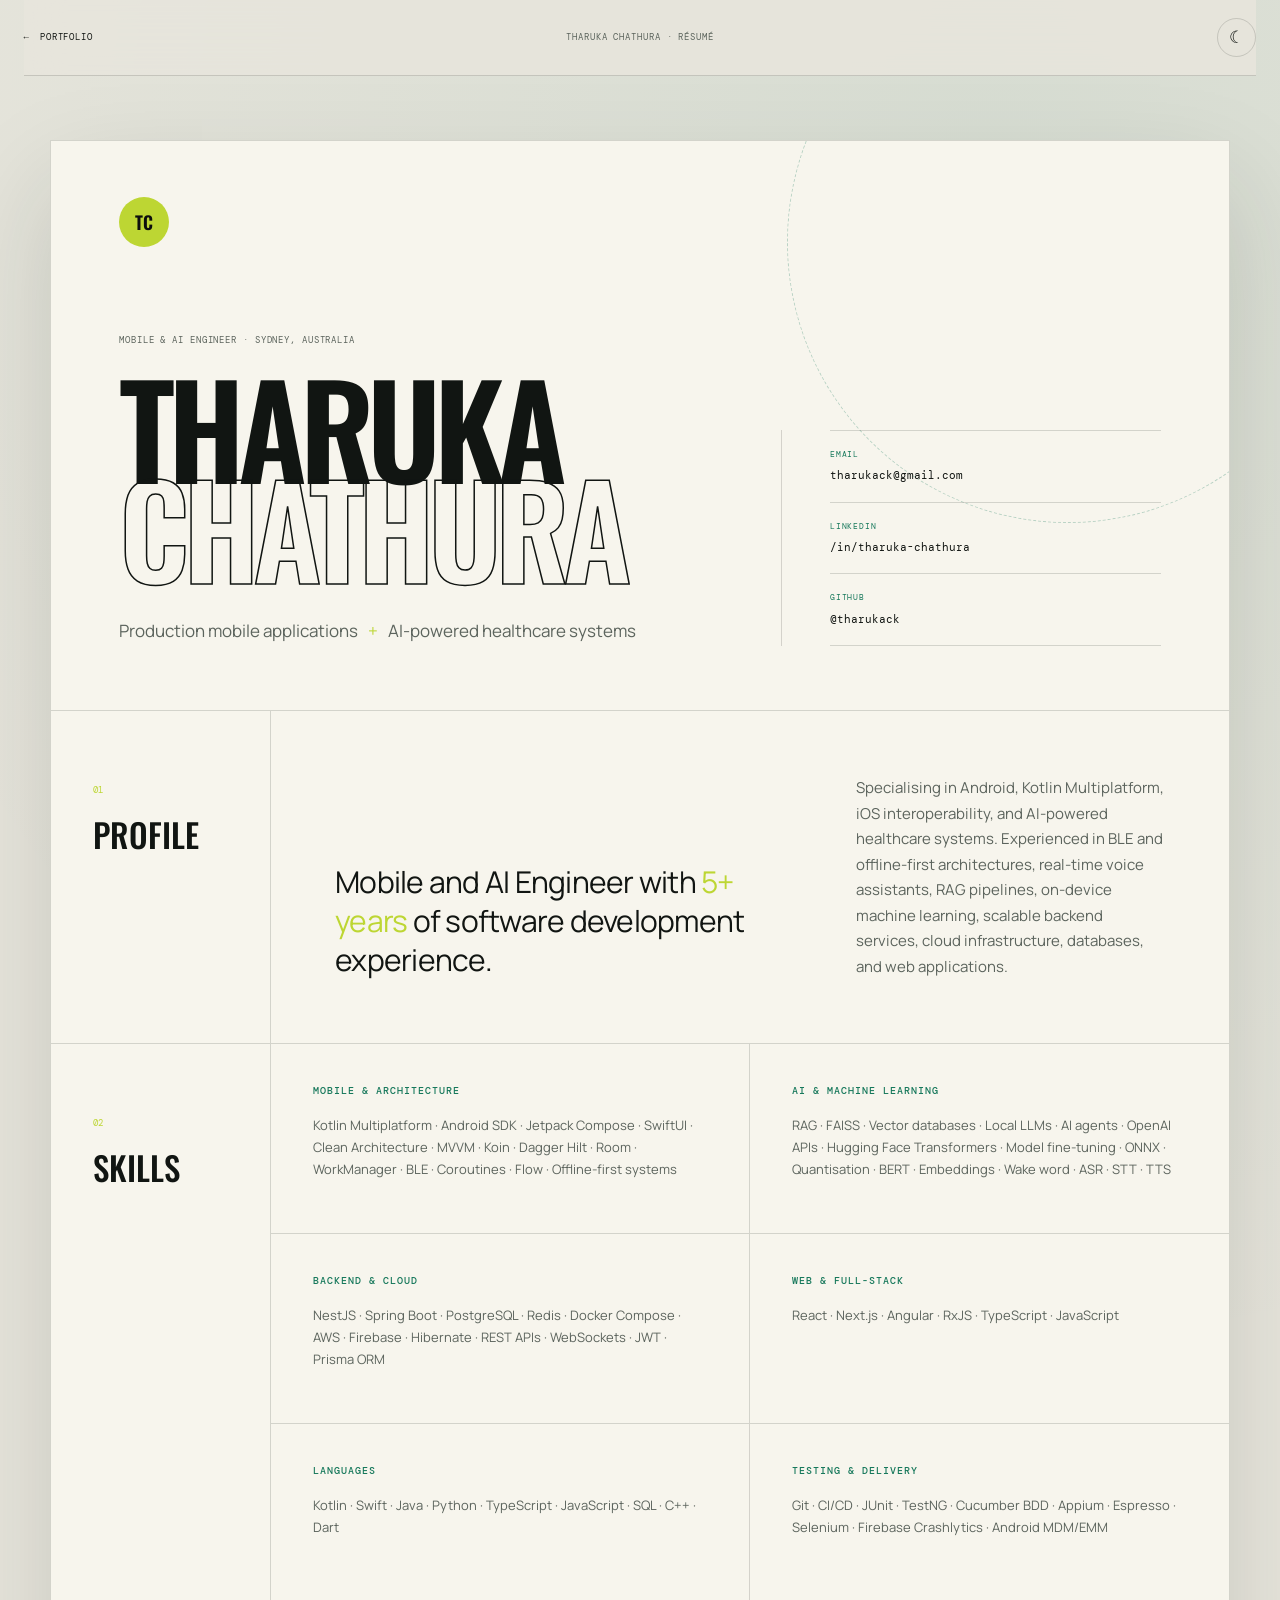
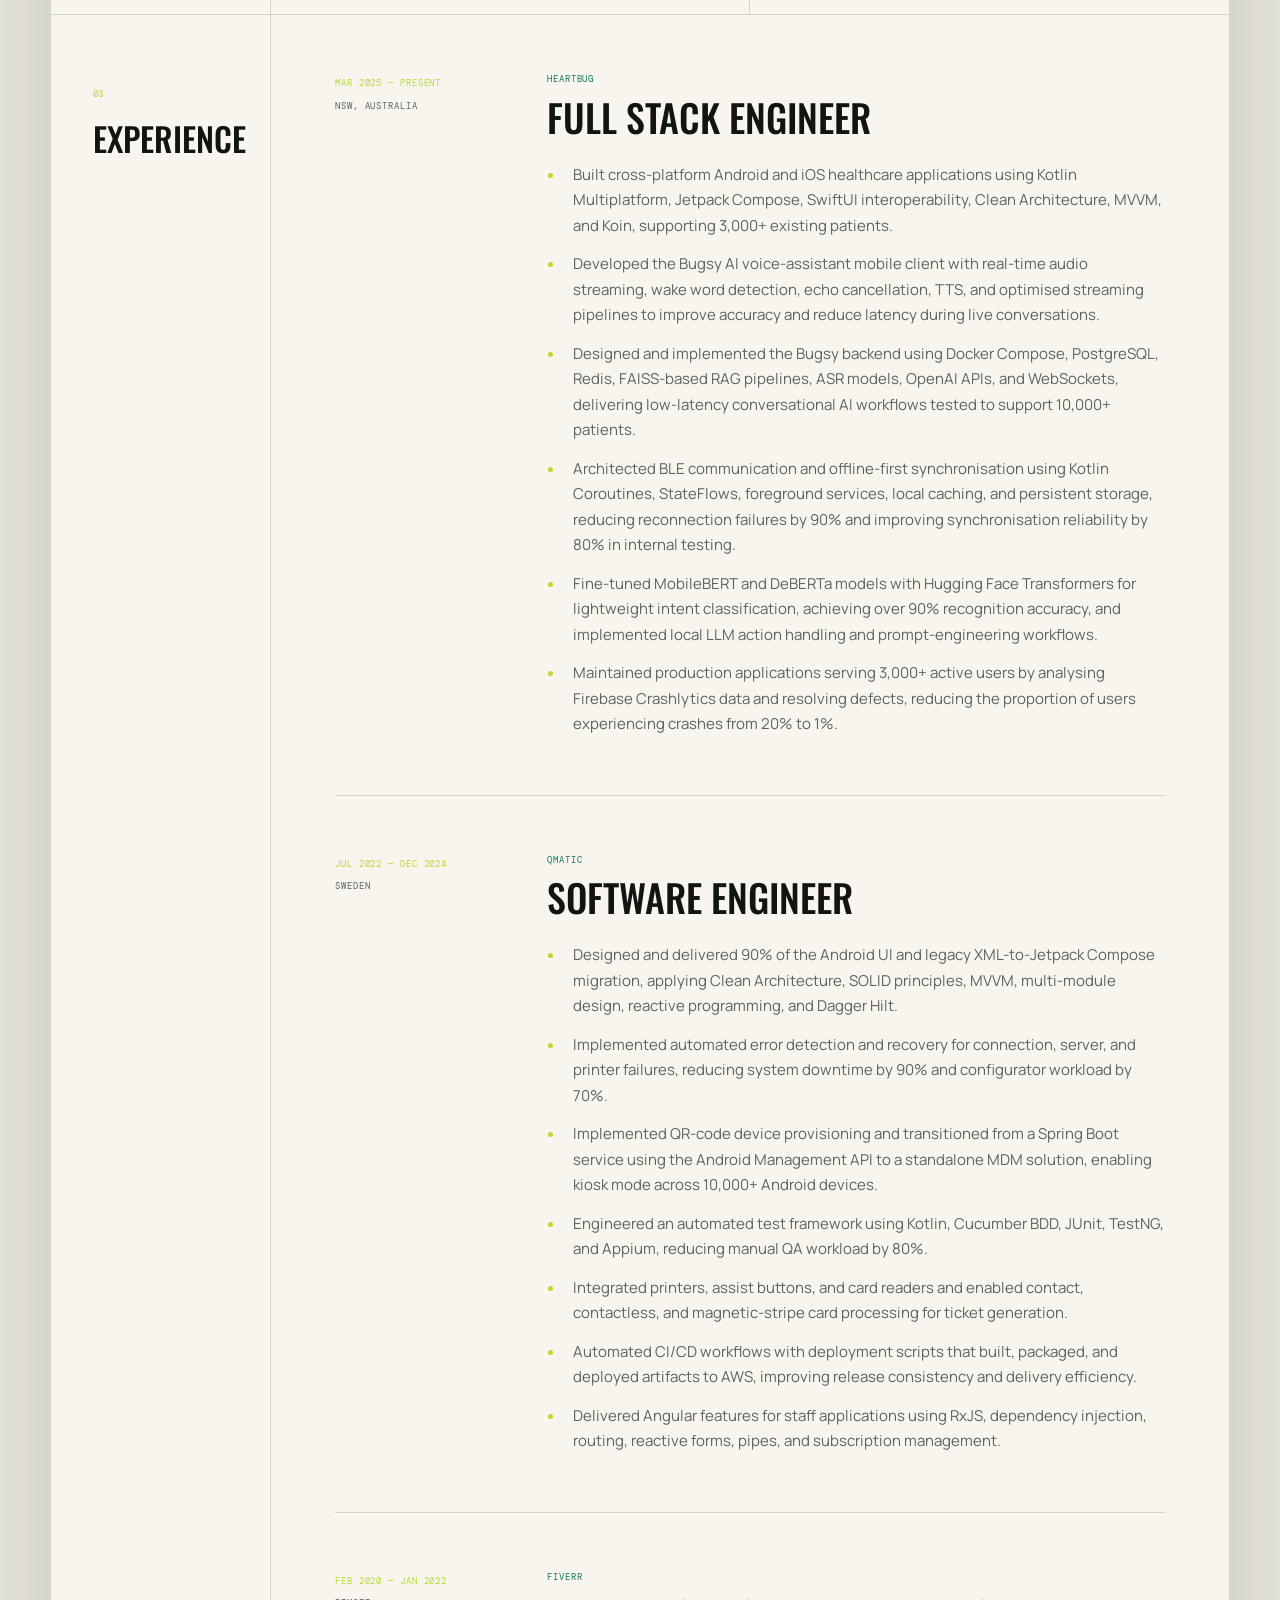
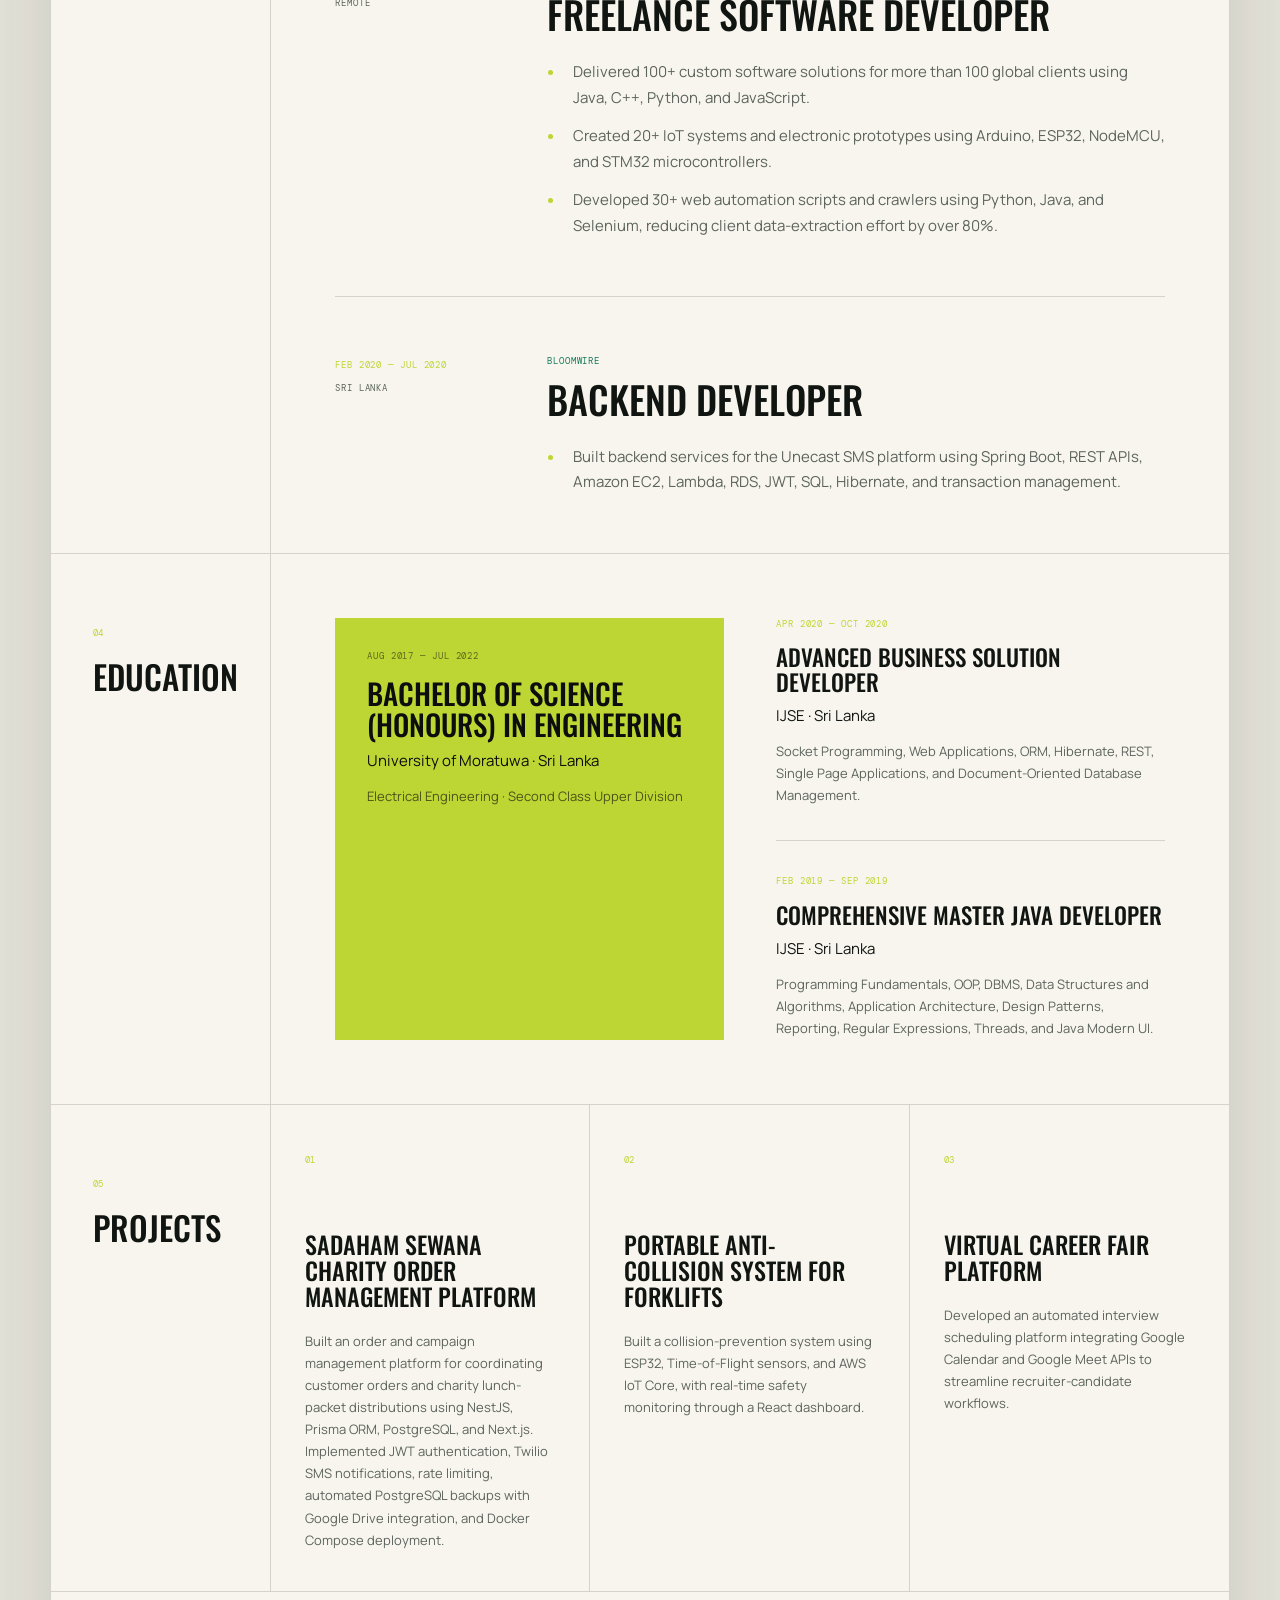
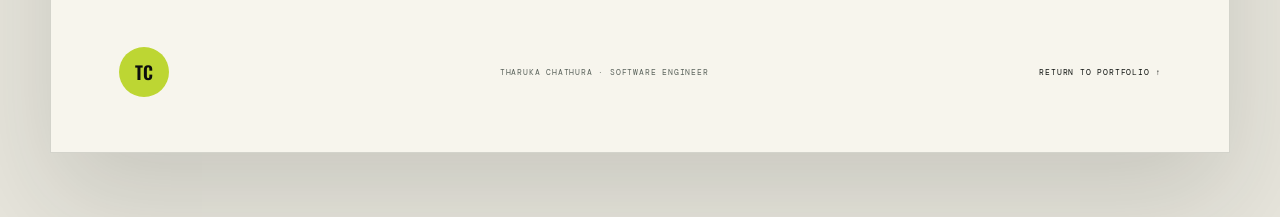
<file: resume.html>
<!doctype html>
<html lang="en">
  <head>
    <meta charset="UTF-8" />
    <meta name="viewport" content="width=device-width, initial-scale=1" />
    <meta name="theme-color" content="#e7e5dc" />
    <meta
      name="description"
      content="Résumé of Tharuka Chathura — cross-platform mobile and AI systems engineer."
    />
    <link rel="icon" type="image/png" sizes="256x256" href="favicon.png" />
    <link rel="apple-touch-icon" href="favicon.png" />
    <link rel="preconnect" href="https://fonts.googleapis.com" />
    <link rel="preconnect" href="https://fonts.gstatic.com" crossorigin />
    <link
      href="https://fonts.googleapis.com/css2?family=DM+Mono:wght@300;400;500&family=Manrope:wght@400;500;600;700&family=Oswald:wght@500;600;700&display=swap"
      rel="stylesheet"
    />
    <title>Résumé — Tharuka Chathura</title>
    <script>
      try {
        document.documentElement.dataset.theme =
          localStorage.getItem("resume-theme") || "light";
      } catch {
        document.documentElement.dataset.theme = "light";
      }
    </script>
    <link rel="stylesheet" href="resume.css" />
  </head>
  <body>
    <a class="skip-link" href="#resume-content">Skip to résumé</a>

    <header class="resume-toolbar">
      <a class="back-link" href="index.html">
        <span aria-hidden="true">←</span> Portfolio
      </a>
      <p>Tharuka Chathura · Résumé</p>
      <div class="toolbar-actions">
        <button
          class="theme-toggle"
          type="button"
          aria-label="Switch to dark theme"
          aria-pressed="false"
          title="Change colour theme"
        >
          <span class="resume-theme-icon" aria-hidden="true">☾</span>
        </button>
      </div>
    </header>

    <main class="resume-shell" id="resume-content">
      <header class="resume-hero">
        <div class="resume-monogram" aria-hidden="true">TC</div>
        <div class="hero-copy">
          <p class="eyebrow">Mobile &amp; AI Engineer · Sydney, Australia</p>
          <h1>THARUKA<br /><span>CHATHURA</span></h1>
          <p class="role">
            Production mobile applications <i>+</i> AI-powered healthcare systems
          </p>
        </div>
        <nav class="contact-list" aria-label="Contact links">
          <a href="mailto:tharukack@gmail.com">
            <span>Email</span>
            tharukack@gmail.com
          </a>
          <a
            href="https://www.linkedin.com/in/tharuka-chathura/"
            target="_blank"
            rel="noreferrer"
          >
            <span>LinkedIn</span>
            /in/tharuka-chathura
          </a>
          <a
            href="https://github.com/tharukack"
            target="_blank"
            rel="noreferrer"
          >
            <span>GitHub</span>
            @tharukack
          </a>
        </nav>
      </header>

      <section class="summary section">
        <div class="section-heading">
          <span>01</span>
          <h2>Profile</h2>
        </div>
        <div class="section-body summary-grid">
          <p class="summary-lead">
            Mobile and AI Engineer with <em>5+ years</em> of software
            development experience.
          </p>
          <p>
            Specialising in Android, Kotlin Multiplatform, iOS interoperability,
            and AI-powered healthcare systems. Experienced in BLE and
            offline-first architectures, real-time voice assistants, RAG
            pipelines, on-device machine learning, scalable backend services,
            cloud infrastructure, databases, and web applications.
          </p>
        </div>
      </section>

      <section class="skills section">
        <div class="section-heading">
          <span>02</span>
          <h2>Skills</h2>
        </div>
        <div class="section-body skill-groups">
          <article>
            <h3>Mobile &amp; architecture</h3>
            <p>
              Kotlin Multiplatform · Android SDK · Jetpack Compose · SwiftUI ·
              Clean Architecture · MVVM · Koin · Dagger Hilt · Room ·
              WorkManager · BLE · Coroutines · Flow · Offline-first systems
            </p>
          </article>
          <article>
            <h3>AI &amp; machine learning</h3>
            <p>
              RAG · FAISS · Vector databases · Local LLMs · AI agents · OpenAI
              APIs · Hugging Face Transformers · Model fine-tuning · ONNX ·
              Quantisation · BERT · Embeddings · Wake word · ASR · STT · TTS
            </p>
          </article>
          <article>
            <h3>Backend &amp; cloud</h3>
            <p>
              NestJS · Spring Boot · PostgreSQL · Redis · Docker Compose · AWS ·
              Firebase · Hibernate · REST APIs · WebSockets · JWT · Prisma ORM
            </p>
          </article>
          <article>
            <h3>Web &amp; full-stack</h3>
            <p>
              React · Next.js · Angular · RxJS · TypeScript · JavaScript
            </p>
          </article>
          <article>
            <h3>Languages</h3>
            <p>
              Kotlin · Swift · Java · Python · TypeScript · JavaScript · SQL ·
              C++ · Dart
            </p>
          </article>
          <article>
            <h3>Testing &amp; delivery</h3>
            <p>
              Git · CI/CD · JUnit · TestNG · Cucumber BDD · Appium · Espresso ·
              Selenium · Firebase Crashlytics · Android MDM/EMM
            </p>
          </article>
        </div>
      </section>

      <section class="experience section">
        <div class="section-heading">
          <span>03</span>
          <h2>Experience</h2>
        </div>
        <div class="section-body timeline">
          <article class="job">
            <div class="job-meta">
              <p class="date">Mar 2025 — Present</p>
              <p class="place">NSW, Australia</p>
            </div>
            <div class="job-content">
              <p class="company">HeartBug</p>
              <h3>Full Stack Engineer</h3>
              <ul>
                <li>
                  Built cross-platform Android and iOS healthcare applications
                  using Kotlin Multiplatform, Jetpack Compose, SwiftUI
                  interoperability, Clean Architecture, MVVM, and Koin,
                  supporting 3,000+ existing patients.
                </li>
                <li>
                  Developed the Bugsy AI voice-assistant mobile client with
                  real-time audio streaming, wake word detection, echo
                  cancellation, TTS, and optimised streaming pipelines to
                  improve accuracy and reduce latency during live conversations.
                </li>
                <li>
                  Designed and implemented the Bugsy backend using Docker
                  Compose, PostgreSQL, Redis, FAISS-based RAG pipelines, ASR
                  models, OpenAI APIs, and WebSockets, delivering low-latency
                  conversational AI workflows tested to support 10,000+ patients.
                </li>
                <li>
                  Architected BLE communication and offline-first
                  synchronisation using Kotlin Coroutines, StateFlows,
                  foreground services, local caching, and persistent storage,
                  reducing reconnection failures by 90% and improving
                  synchronisation reliability by 80% in internal testing.
                </li>
                <li>
                  Fine-tuned MobileBERT and DeBERTa models with Hugging Face
                  Transformers for lightweight intent classification, achieving
                  over 90% recognition accuracy, and implemented local LLM
                  action handling and prompt-engineering workflows.
                </li>
                <li>
                  Maintained production applications serving 3,000+ active
                  users by analysing Firebase Crashlytics data and resolving
                  defects, reducing the proportion of users experiencing
                  crashes from 20% to 1%.
                </li>
              </ul>
            </div>
          </article>

          <article class="job">
            <div class="job-meta">
              <p class="date">Jul 2022 — Dec 2024</p>
              <p class="place">Sweden</p>
            </div>
            <div class="job-content">
              <p class="company">Qmatic</p>
              <h3>Software Engineer</h3>
              <ul>
                <li>
                  Designed and delivered 90% of the Android UI and legacy
                  XML-to-Jetpack Compose migration, applying Clean Architecture,
                  SOLID principles, MVVM, multi-module design, reactive
                  programming, and Dagger Hilt.
                </li>
                <li>
                  Implemented automated error detection and recovery for
                  connection, server, and printer failures, reducing system
                  downtime by 90% and configurator workload by 70%.
                </li>
                <li>
                  Implemented QR-code device provisioning and transitioned from
                  a Spring Boot service using the Android Management API to a
                  standalone MDM solution, enabling kiosk mode across 10,000+
                  Android devices.
                </li>
                <li>
                  Engineered an automated test framework using Kotlin, Cucumber
                  BDD, JUnit, TestNG, and Appium, reducing manual QA workload by
                  80%.
                </li>
                <li>
                  Integrated printers, assist buttons, and card readers and
                  enabled contact, contactless, and magnetic-stripe card
                  processing for ticket generation.
                </li>
                <li>
                  Automated CI/CD workflows with deployment scripts that built,
                  packaged, and deployed artifacts to AWS, improving release
                  consistency and delivery efficiency.
                </li>
                <li>
                  Delivered Angular features for staff applications using RxJS,
                  dependency injection, routing, reactive forms, pipes, and
                  subscription management.
                </li>
              </ul>
            </div>
          </article>

          <article class="job">
            <div class="job-meta">
              <p class="date">Feb 2020 — Jan 2022</p>
              <p class="place">Remote</p>
            </div>
            <div class="job-content">
              <p class="company">Fiverr</p>
              <h3>Freelance Software Developer</h3>
              <ul>
                <li>
                  Delivered 100+ custom software solutions for more than 100
                  global clients using Java, C++, Python, and JavaScript.
                </li>
                <li>
                  Created 20+ IoT systems and electronic prototypes using
                  Arduino, ESP32, NodeMCU, and STM32 microcontrollers.
                </li>
                <li>
                  Developed 30+ web automation scripts and crawlers using
                  Python, Java, and Selenium, reducing client data-extraction
                  effort by over 80%.
                </li>
              </ul>
            </div>
          </article>

          <article class="job">
            <div class="job-meta">
              <p class="date">Feb 2020 — Jul 2020</p>
              <p class="place">Sri Lanka</p>
            </div>
            <div class="job-content">
              <p class="company">Bloomwire</p>
              <h3>Backend Developer</h3>
              <ul>
                <li>
                  Built backend services for the Unecast SMS platform using
                  Spring Boot, REST APIs, Amazon EC2, Lambda, RDS, JWT, SQL,
                  Hibernate, and transaction management.
                </li>
              </ul>
            </div>
          </article>
        </div>
      </section>

      <section class="education section">
        <div class="section-heading">
          <span>04</span>
          <h2>Education</h2>
        </div>
        <div class="section-body education-grid">
          <article class="education-primary">
            <p class="date">Aug 2017 — Jul 2022</p>
            <h3>Bachelor of Science (Honours) in Engineering</h3>
            <p>University of Moratuwa · Sri Lanka</p>
            <span>Electrical Engineering · Second Class Upper Division</span>
          </article>
          <div class="course-list">
            <article>
              <p class="date">Apr 2020 — Oct 2020</p>
              <h3>Advanced Business Solution Developer</h3>
              <p>IJSE · Sri Lanka</p>
              <span>
                Socket Programming, Web Applications, ORM, Hibernate, REST,
                Single Page Applications, and Document-Oriented Database
                Management.
              </span>
            </article>
            <article>
              <p class="date">Feb 2019 — Sep 2019</p>
              <h3>Comprehensive Master Java Developer</h3>
              <p>IJSE · Sri Lanka</p>
              <span>
                Programming Fundamentals, OOP, DBMS, Data Structures and
                Algorithms, Application Architecture, Design Patterns,
                Reporting, Regular Expressions, Threads, and Java Modern UI.
              </span>
            </article>
          </div>
        </div>
      </section>

      <section class="resume-projects section">
        <div class="section-heading">
          <span>05</span>
          <h2>Projects</h2>
        </div>
        <div class="section-body project-list">
          <article>
            <span>01</span>
            <h3>Sadaham Sewana Charity Order Management Platform</h3>
            <p>
              Built an order and campaign management platform for coordinating
              customer orders and charity lunch-packet distributions using
              NestJS, Prisma ORM, PostgreSQL, and Next.js. Implemented JWT
              authentication, Twilio SMS notifications, rate limiting,
              automated PostgreSQL backups with Google Drive integration, and
              Docker Compose deployment.
            </p>
          </article>
          <article>
            <span>02</span>
            <h3>Portable Anti-Collision System for Forklifts</h3>
            <p>
              Built a collision-prevention system using ESP32, Time-of-Flight
              sensors, and AWS IoT Core, with real-time safety monitoring
              through a React dashboard.
            </p>
          </article>
          <article>
            <span>03</span>
            <h3>Virtual Career Fair Platform</h3>
            <p>
              Developed an automated interview scheduling platform integrating
              Google Calendar and Google Meet APIs to streamline
              recruiter-candidate workflows.
            </p>
          </article>
        </div>
      </section>

      <footer class="resume-footer">
        <div class="resume-monogram" aria-hidden="true">TC</div>
        <p>Tharuka Chathura · Software Engineer</p>
        <a href="index.html">Return to portfolio ↑</a>
      </footer>
    </main>
    <script src="resume.js"></script>
  </body>
</html>
</file>
<file: resume.css>
:root {
  color-scheme: light;
  --ink: #f7f5ed;
  --panel: #edeae1;
  --paper: #111512;
  --muted: #5c645d;
  --lime: #bdd633;
  --mint: #16785b;
  --line: rgba(12, 14, 13, .15);
  --page-bg: #e7e5dc;
  --toolbar-bg: rgba(231, 229, 220, .9);
  --glow: rgba(22, 120, 91, .08);
  --shadow: rgba(29, 34, 30, .15);
  --accent-text: #0c0e0d;
  --display: "Oswald", Impact, sans-serif;
  --sans: "Manrope", system-ui, sans-serif;
  --mono: "DM Mono", monospace;
}

html[data-theme="dark"] {
  color-scheme: dark;
  --ink: #0c0e0d;
  --panel: #141714;
  --paper: #f2efe6;
  --muted: #a9ada4;
  --lime: #e7ff68;
  --mint: #73f2c3;
  --line: rgba(242, 239, 230, .16);
  --page-bg: #080a09;
  --toolbar-bg: rgba(8, 10, 9, .9);
  --glow: rgba(115, 242, 195, .09);
  --shadow: rgba(0, 0, 0, .38);
  --accent-text: #0c0e0d;
}

* { box-sizing: border-box; }
html {
  scroll-behavior: smooth;
  background: var(--page-bg);
  transition: background-color .25s ease;
}
body {
  margin: 0;
  color: var(--paper);
  background:
    radial-gradient(circle at 78% 3%, var(--glow), transparent 25%),
    var(--page-bg);
  font: 400 15px/1.7 var(--sans);
  transition:
    color .25s ease,
    background-color .25s ease;
}
a { color: inherit; text-decoration: none; }
button { font: inherit; }
::selection { color: var(--accent-text); background: var(--lime); }

.skip-link {
  position: fixed;
  z-index: 100;
  top: 10px;
  left: 10px;
  padding: 9px 14px;
  color: var(--accent-text);
  background: var(--lime);
  transform: translateY(-160%);
}
.skip-link:focus { transform: none; }

.resume-toolbar {
  position: sticky;
  z-index: 50;
  top: 0;
  width: min(1320px, calc(100vw - 48px));
  height: 76px;
  display: grid;
  grid-template-columns: 1fr auto 1fr;
  align-items: center;
  margin: 0 auto;
  border-bottom: 1px solid var(--line);
  background: var(--toolbar-bg);
  backdrop-filter: blur(18px);
  transition:
    background-color .25s ease,
    border-color .25s ease;
}
.resume-toolbar p,
.resume-toolbar a,
.resume-toolbar button {
  font: 400 9px/1 var(--mono);
  letter-spacing: .1em;
  text-transform: uppercase;
}
.resume-toolbar p { margin: 0; color: var(--muted); }
.toolbar-actions {
  justify-self: end;
  display: flex;
  gap: 8px;
  align-items: center;
}
.resume-toolbar button {
  width: 39px;
  height: 39px;
  display: grid;
  padding: 0;
  place-items: center;
  color: var(--paper);
  border: 1px solid var(--line);
  border-radius: 50%;
  background: transparent;
  cursor: pointer;
  transition:
    color .2s ease,
    border-color .2s ease,
    background-color .2s ease,
    transform .2s ease;
}
.resume-toolbar button:hover {
  color: var(--lime);
  border-color: var(--lime);
  transform: rotate(12deg);
}
.theme-toggle {
  padding: 0;
}
.resume-theme-icon {
  font-size: 17px;
  line-height: 1;
}
.back-link { display: flex; gap: 10px; align-items: center; }

.resume-shell {
  width: min(1180px, calc(100vw - 48px));
  margin: 64px auto;
  border: 1px solid var(--line);
  background: var(--ink);
  box-shadow: 0 45px 100px var(--shadow);
  transition:
    color .25s ease,
    background-color .25s ease,
    border-color .25s ease,
    box-shadow .25s ease;
}

.resume-hero {
  position: relative;
  min-height: 570px;
  display: grid;
  grid-template-columns: 1fr 380px;
  align-items: end;
  padding: 76px 68px 64px;
  overflow: hidden;
  border-bottom: 1px solid var(--line);
}
.resume-hero::after {
  position: absolute;
  top: -180px;
  right: -120px;
  width: 560px;
  height: 560px;
  content: "";
  border: 1px dashed color-mix(in srgb, var(--mint) 28%, transparent);
  border-radius: 50%;
}
.resume-monogram {
  display: grid;
  width: 50px;
  height: 50px;
  place-items: center;
  color: var(--accent-text);
  background: var(--lime);
  border-radius: 50%;
  font: 600 18px/1 var(--display);
}
.resume-hero > .resume-monogram {
  position: absolute;
  top: 56px;
  left: 68px;
}
.hero-copy { position: relative; z-index: 2; }
.eyebrow,
.date,
.place,
.company {
  margin: 0;
  font: 400 9px/1.5 var(--mono);
  letter-spacing: .1em;
  text-transform: uppercase;
}
.eyebrow, .place { color: var(--muted); }
.hero-copy h1 {
  margin: 30px 0 0;
  font: 600 clamp(78px, 10vw, 142px)/.78 var(--display);
  letter-spacing: -.055em;
}
.hero-copy h1 span {
  color: transparent;
  -webkit-text-stroke: 1.5px var(--paper);
}
.role {
  margin: 40px 0 0;
  color: var(--muted);
  font-size: 17px;
}
.role i { margin: 0 7px; color: var(--lime); font-style: normal; }
.contact-list {
  position: relative;
  z-index: 2;
  padding-left: 48px;
  border-left: 1px solid var(--line);
}
.contact-list a {
  display: block;
  padding: 18px 0;
  border-bottom: 1px solid var(--line);
  font: 400 11px/1.4 var(--mono);
}
.contact-list a:first-child { border-top: 1px solid var(--line); }
.contact-list span {
  display: block;
  margin-bottom: 8px;
  color: var(--mint);
  font-size: 8px;
  letter-spacing: .1em;
  text-transform: uppercase;
}

.section {
  display: grid;
  grid-template-columns: 220px 1fr;
  border-bottom: 1px solid var(--line);
}
.section-heading {
  padding: 64px 42px;
  border-right: 1px solid var(--line);
}
.section-heading span {
  color: var(--lime);
  font: 400 9px/1 var(--mono);
}
.section-heading h2 {
  margin: 17px 0 0;
  font: 500 33px/1 var(--display);
  text-transform: uppercase;
}
.section-body { padding: 64px; }

.summary-grid {
  display: grid;
  grid-template-columns: 1.2fr .8fr;
  gap: 58px;
  align-items: end;
}
.summary-grid p { margin: 0; }
.summary-lead {
  font-size: 30px;
  line-height: 1.3;
  letter-spacing: -.025em;
}
.summary-lead em { color: var(--lime); font-style: normal; }
.summary-grid > p:last-child { color: var(--muted); }

.skill-groups {
  display: grid;
  grid-template-columns: repeat(2, 1fr);
  gap: 0;
  padding: 0;
}
.skill-groups article {
  min-height: 190px;
  padding: 42px;
  border-right: 1px solid var(--line);
  border-bottom: 1px solid var(--line);
}
.skill-groups article:nth-child(2n) { border-right: 0; }
.skill-groups article:nth-last-child(-n+2) { border-bottom: 0; }
.skill-groups h3 {
  margin: 0 0 18px;
  color: var(--mint);
  font: 500 10px/1 var(--mono);
  letter-spacing: .1em;
  text-transform: uppercase;
}
.skill-groups p { margin: 0; color: var(--muted); font-size: 13px; }

.timeline { padding-top: 0; padding-bottom: 0; }
.job {
  display: grid;
  grid-template-columns: 170px 1fr;
  gap: 42px;
  padding: 58px 0;
  border-bottom: 1px solid var(--line);
}
.job:last-child { border-bottom: 0; }
.job-meta { padding-top: 4px; }
.date { color: var(--lime); }
.place { margin-top: 9px; }
.company { color: var(--mint); }
.job-content h3 {
  margin: 11px 0 26px;
  font: 500 38px/1 var(--display);
  text-transform: uppercase;
}
.job-content ul {
  display: grid;
  gap: 13px;
  margin: 0;
  padding-left: 18px;
  color: var(--muted);
}
.job-content li { padding-left: 8px; }
.job-content li::marker { color: var(--lime); }

.education-grid {
  display: grid;
  grid-template-columns: 1fr 1fr;
  gap: 52px;
}
.education-grid h3 {
  margin: 14px 0 8px;
  font: 500 29px/1.08 var(--display);
  text-transform: uppercase;
}
.education-grid p:not(.date) { margin: 0; color: var(--paper); }
.education-grid span {
  display: block;
  margin-top: 12px;
  color: var(--muted);
  font-size: 13px;
}
.education-primary {
  padding: 32px;
  color: var(--accent-text);
  background: var(--lime);
}
.education-primary .date { color: rgba(12, 14, 13, .55); }
.education-primary p:not(.date) { color: var(--accent-text); }
.education-primary span { color: rgba(12, 14, 13, .65); }
.course-list { display: grid; gap: 34px; }
.course-list article + article {
  padding-top: 34px;
  border-top: 1px solid var(--line);
}
.course-list h3 { font-size: 23px; }

.project-list {
  display: grid;
  grid-template-columns: repeat(3, 1fr);
  gap: 0;
  padding: 0;
}
.project-list article {
  min-height: 350px;
  padding: 40px 34px;
  border-right: 1px solid var(--line);
}
.project-list article:last-child { border-right: 0; }
.project-list > article > span {
  color: var(--lime);
  font: 400 9px/1 var(--mono);
}
.project-list h3 {
  margin: 62px 0 20px;
  font: 500 24px/1.08 var(--display);
  text-transform: uppercase;
}
.project-list p { margin: 0; color: var(--muted); font-size: 13px; }

.resume-footer {
  min-height: 160px;
  display: flex;
  align-items: center;
  justify-content: space-between;
  padding: 40px 68px;
}
.resume-footer p,
.resume-footer a {
  font: 400 8px/1 var(--mono);
  letter-spacing: .1em;
  text-transform: uppercase;
}
.resume-footer p { color: var(--muted); }

@media (max-width: 900px) {
  .resume-shell { width: calc(100vw - 32px); }
  .resume-hero { grid-template-columns: 1fr; gap: 60px; }
  .contact-list { padding-left: 0; border-left: 0; }
  .section { grid-template-columns: 170px 1fr; }
  .section-heading { padding: 52px 28px; }
  .section-body { padding: 52px 38px; }
  .summary-grid, .education-grid { grid-template-columns: 1fr; }
  .job { grid-template-columns: 130px 1fr; gap: 28px; }
  .project-list { grid-template-columns: 1fr; }
  .project-list article { min-height: 0; border-right: 0; border-bottom: 1px solid var(--line); }
  .project-list article:last-child { border-bottom: 0; }
  .project-list h3 { margin-top: 36px; }
}

@media (max-width: 620px) {
  .resume-toolbar {
    width: calc(100vw - 28px);
    grid-template-columns: 1fr auto;
  }
  .resume-toolbar p { display: none; }
  .theme-toggle {
    width: 38px;
    height: 38px;
  }
  .resume-shell { width: 100%; margin: 24px 0 0; border-right: 0; border-left: 0; }
  .resume-hero { min-height: 620px; padding: 82px 22px 44px; }
  .resume-hero > .resume-monogram { top: 30px; left: 22px; }
  .hero-copy h1 { font-size: clamp(65px, 21vw, 100px); }
  .role { font-size: 14px; }
  .section { grid-template-columns: 1fr; }
  .section-heading { padding: 38px 22px; border-right: 0; border-bottom: 1px solid var(--line); }
  .section-heading h2 { font-size: 28px; }
  .section-body { padding: 42px 22px; }
  .summary-lead { font-size: 25px; }
  .skill-groups { grid-template-columns: 1fr; }
  .skill-groups article,
  .skill-groups article:nth-child(2n),
  .skill-groups article:nth-last-child(-n+2) {
    min-height: 0;
    padding: 34px 22px;
    border-right: 0;
    border-bottom: 1px solid var(--line);
  }
  .skill-groups article:last-child { border-bottom: 0; }
  .timeline { padding-top: 0; padding-bottom: 0; }
  .job { grid-template-columns: 1fr; gap: 25px; padding: 44px 0; }
  .job-content h3 { font-size: 33px; }
  .education-primary { padding: 25px; }
  .project-list { padding: 0; }
  .resume-footer { min-height: 210px; flex-direction: column; align-items: flex-start; justify-content: center; gap: 22px; padding: 40px 22px; }
}

@media print {
  @page { size: A4; margin: 12mm; }
  :root,
  html[data-theme="dark"] {
    --ink: #fff;
    --paper: #111;
    --muted: #444;
    --lime: #e8efc4;
    --mint: #26664e;
    --line: #bbb;
    --page-bg: #fff;
    --accent-text: #111;
  }
  html, body { background: #fff; }
  body { color: #111; font-size: 9.5pt; }
  .skip-link, .resume-toolbar { display: none; }
  .resume-shell { width: 100%; margin: 0; border: 0; box-shadow: none; background: #fff; color: #111; }
  .resume-hero { min-height: auto; grid-template-columns: 1fr 250px; padding: 12mm 0 10mm; border-bottom: 1px solid #bbb; }
  .resume-hero::after, .resume-hero > .resume-monogram { display: none; }
  .hero-copy h1 { font-size: 54pt; color: #111; }
  .hero-copy h1 span { color: #111; -webkit-text-stroke: 0; }
  .role, .eyebrow, .contact-list span, .summary-grid > p:last-child, .skill-groups p, .place, .job-content ul, .education-grid span, .project-list p { color: #444; }
  .contact-list { padding-left: 8mm; border-left-color: #bbb; }
  .contact-list a { padding: 3mm 0; border-color: #ccc; font-size: 7.5pt; }
  .section { grid-template-columns: 35mm 1fr; border-color: #bbb; break-inside: auto; }
  .section-heading { padding: 8mm 5mm 8mm 0; border-color: #bbb; }
  .section-heading span, .date, .project-list > article > span { color: #405600; }
  .section-heading h2 { font-size: 18pt; }
  .section-body { padding: 8mm 0 8mm 8mm; }
  .summary-lead { font-size: 17pt; }
  .summary-lead em { color: #405600; }
  .skill-groups article { min-height: 0; padding: 5mm; border-color: #ccc; break-inside: avoid; }
  .skill-groups h3, .company { color: #26664e; }
  .job { grid-template-columns: 31mm 1fr; gap: 7mm; padding: 8mm 0; border-color: #bbb; break-inside: avoid; }
  .job-content h3 { font-size: 20pt; }
  .job-content ul { gap: 2mm; }
  .education-primary { color: #111; background: #e8efc4; }
  .project-list article { min-height: 0; padding: 6mm; border-color: #bbb; break-inside: avoid; }
  .project-list h3 { margin-top: 8mm; font-size: 15pt; }
  .resume-footer { display: none; }
}
</file>
